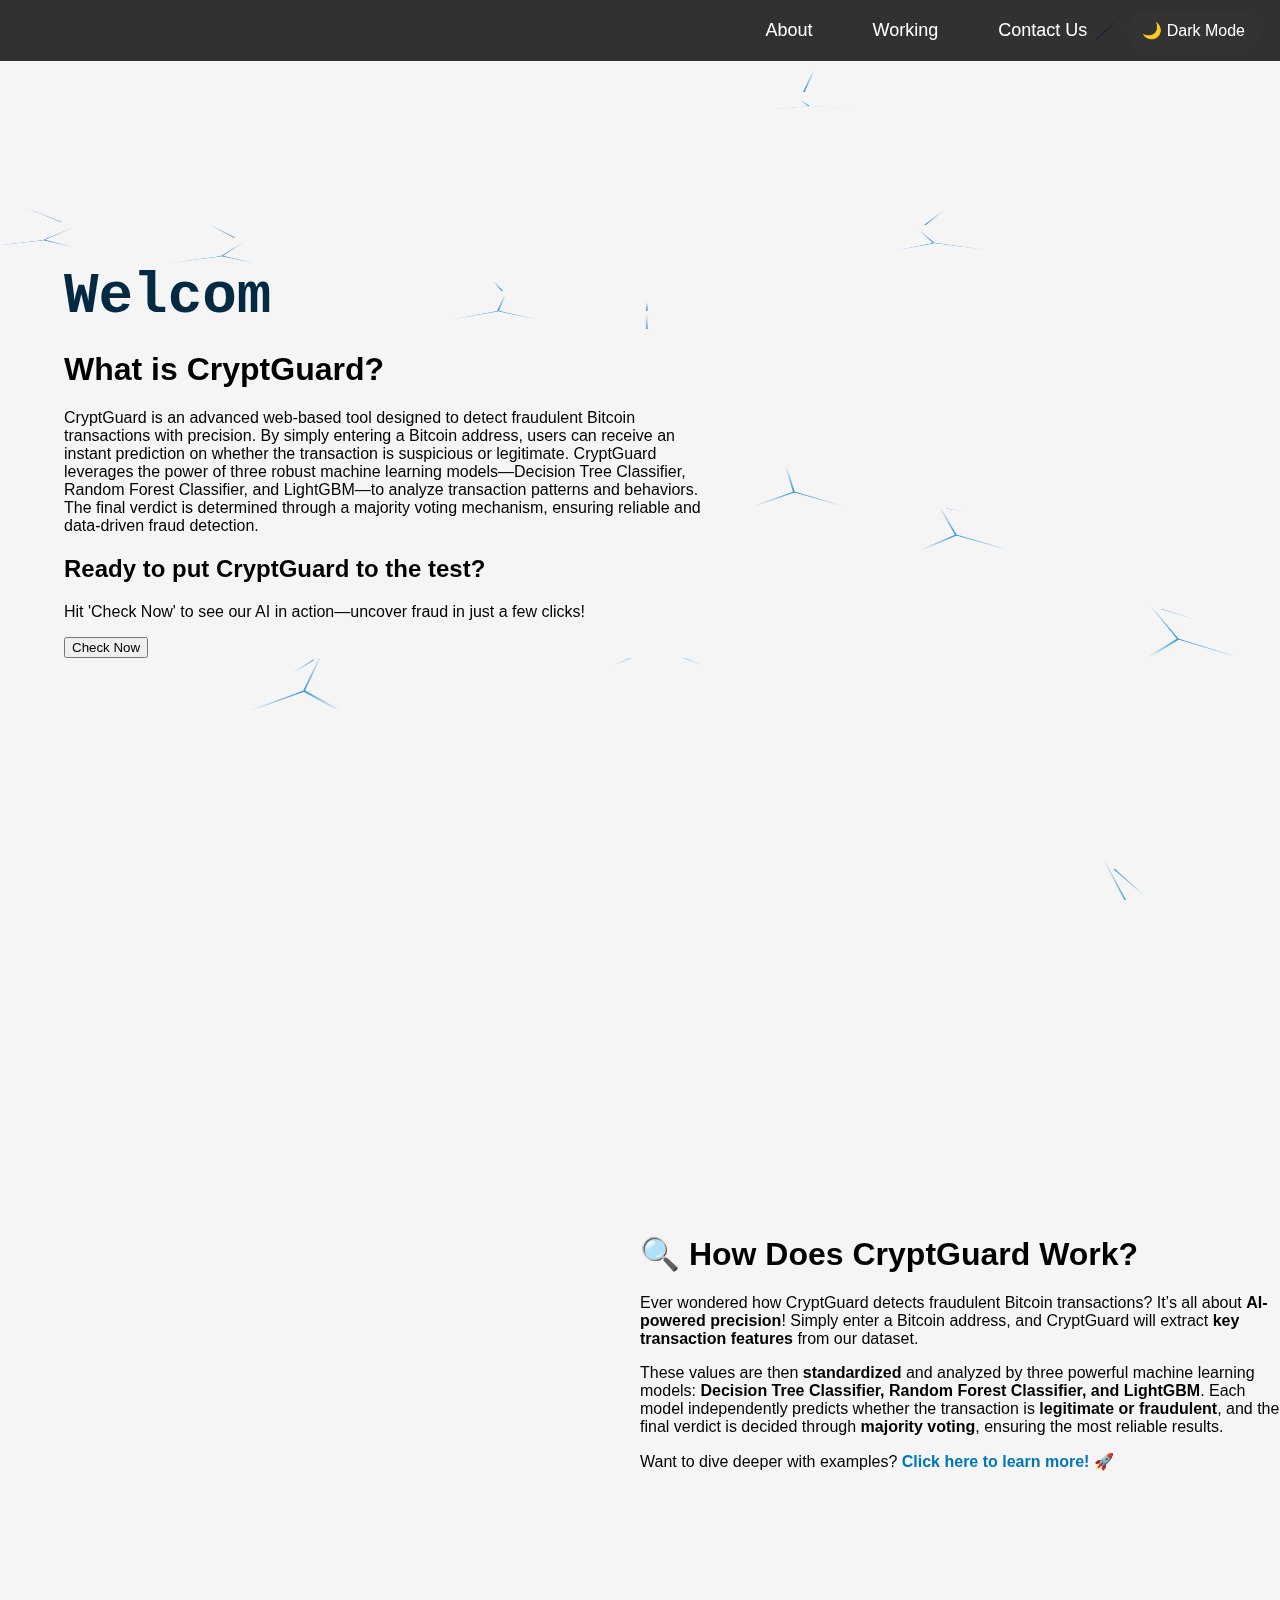
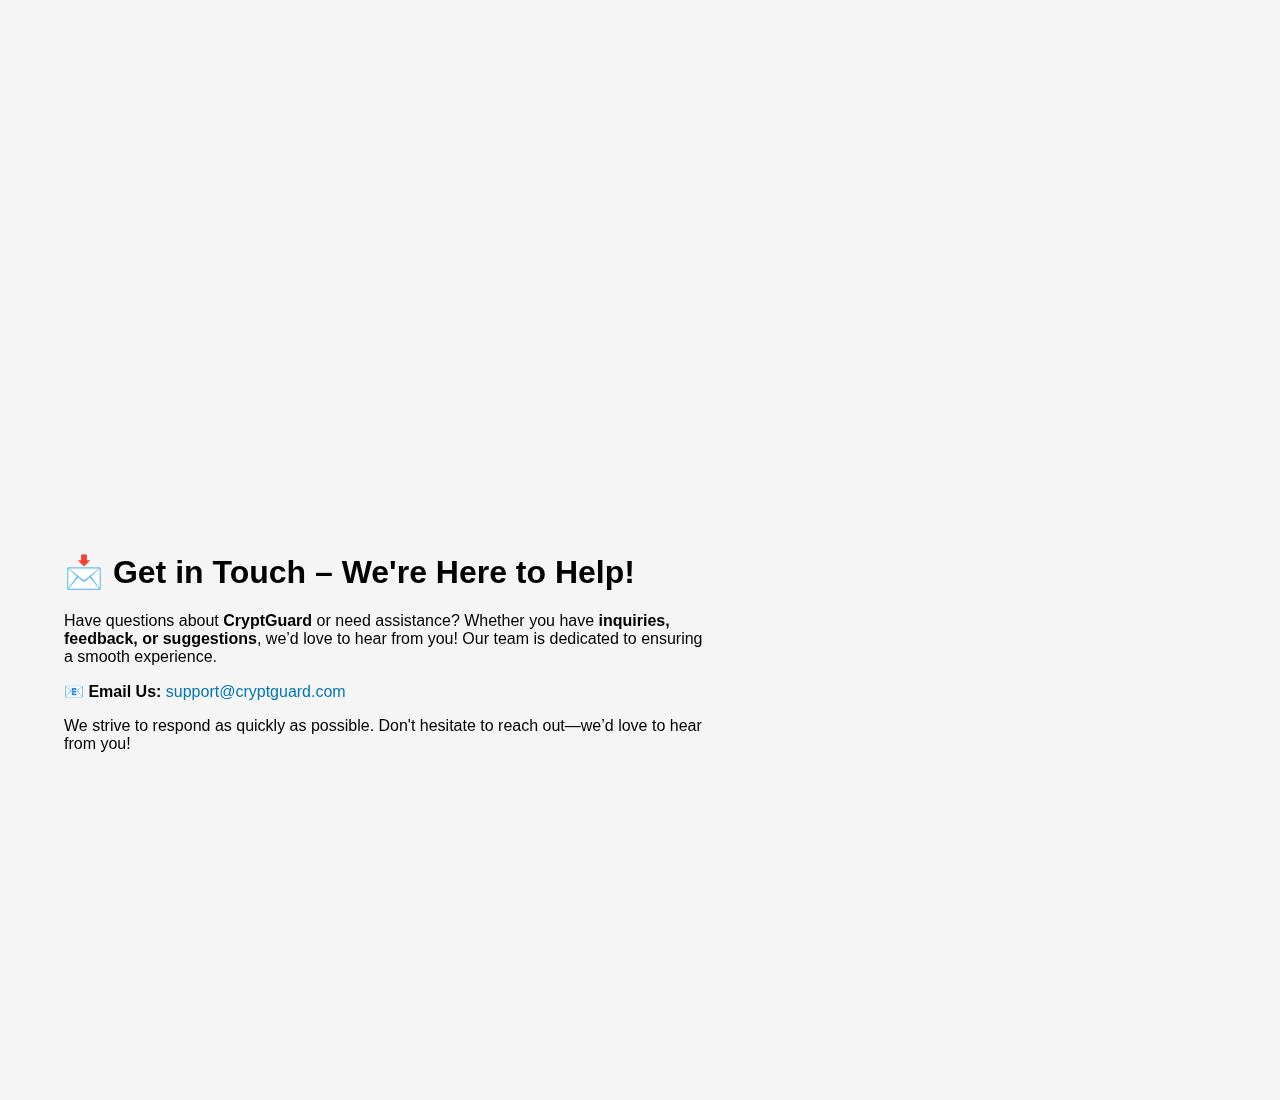
<file: static/index2.html>
<!DOCTYPE html>
<html lang="en">
  <head>
    <meta charset="UTF-8" />
    <meta name="viewport" content="width=device-width, initial-scale=1.0" />
    <title>Working Of CryptGyard</title>
    <link rel="stylesheet" href="/static/style2.css" />
    <script defer type="text/javascript" src="/static/script2.js"></script>
  </head>
  <body>
    <nav>
      <ul>
        <li><a href="#about">About</a></li>
        <li><a href="#working">Working</a></li>
        <li><a href="#contact">Contact Us</a></li>
        <li>
          <button id="themeToggle">🌙 Dark Mode</button>
        </li>
      </ul>
    </nav>

    <section id="about" class="section left">
        <div class="typing-container">
          <div id="typing-text"></div>
          <i class="fa-solid fa-rocket"></i>
        </div>
        <div class="section-div">
          <h1 class="section-heading">What is CryptGuard?</h1>
          <p class="section-text">
            CryptGuard is an advanced web-based tool designed to detect fraudulent
            Bitcoin transactions with precision. By simply entering a Bitcoin
            address, users can receive an instant prediction on whether the
            transaction is suspicious or legitimate. CryptGuard leverages the
            power of three robust machine learning models—Decision Tree
            Classifier, Random Forest Classifier, and LightGBM—to analyze
            transaction patterns and behaviors. The final verdict is determined
            through a majority voting mechanism, ensuring reliable and data-driven
            fraud detection.
          </p>
          <h2 class="section-text">Ready to put CryptGuard to the test?</h2>
          <p class="section-text">
            Hit 'Check Now' to see our AI in action—uncover fraud in just a few
            clicks!
          </p>
          <!-- Prediction Button -->
          <button id="predictionButton" class="prediction-btn">Check Now</button>
        </div>
      </section>
  
      <section id="working" class="section right">
        <div class="section-div">
          <h1 class="section-heading">🔍 How Does CryptGuard Work?</h1>
          <p class="section-text">
            Ever wondered how CryptGuard detects fraudulent Bitcoin transactions?  
            It’s all about <strong>AI-powered precision</strong>! Simply enter a Bitcoin address, and CryptGuard 
            will extract <strong>key transaction features</strong> from our dataset.  
          </p>
          <p class="section-text">
            These values are then <strong>standardized</strong> and analyzed by three powerful machine learning models:  
            <strong>Decision Tree Classifier, Random Forest Classifier, and LightGBM</strong>.  
            Each model independently predicts whether the transaction is <strong>legitimate or fraudulent</strong>,  
            and the final verdict is decided through <strong>majority voting</strong>, ensuring the most reliable results.
          </p>
          <p class="section-text">
            Want to dive deeper with examples?  
            <a href="{{ url_for('static', filename='index2.html') }}" target ="_blank" style="text-decoration: none; color: #0077b6; font-weight: bold;">
              Click here to learn more! 🚀
            </a>
          </p>
        </div>
        
        </div>
        
      </section>
  
      <section id="contact" class="section left">
        <div class="section-div">
          <h1 class="section-heading">📩 Get in Touch – We're Here to Help!</h1>
    <p class="section-text">
      Have questions about <strong>CryptGuard</strong> or need assistance?  
      Whether you have <strong>inquiries, feedback, or suggestions</strong>,  
      we’d love to hear from you! Our team is dedicated to ensuring a smooth experience.
    </p>
    <p class="section-text">
      <strong>📧 Email Us:</strong>  
      <a href="mailto:support@cryptguard.com" style="color: #0077b6; text-decoration: none;">
        support@cryptguard.com
      </a>
    </p>
          <p class="section-text">
            We strive to respond as quickly as possible. Don't hesitate to reach out—we’d love to hear from you!
          </p>
        </div>
        
      </section>
  

    <!-- 3D Pyramid Container -->
    <div class="pyramid-container"></div>
    
  </body>
</html>
</file>
<file: static/style2.css>
/* Light Mode Styles */
body {
    font-family: Arial, sans-serif;
    background-color: #f5f5f5;
    color: #000;
    text-align: center;
    margin: 0;
    padding: 0;
    transition: background 0.3s, color 0.3s;
    scroll-behavior: smooth;
}
html {
    scroll-behavior: smooth;
}

/* Dark Mode Styles */
body.dark-mode {
    background-color: #121212;
    color: #ffffff;
}


/* Navbar Styling */
nav {
    position: fixed;
    top: 0;
    right: 0;
    width: 100%;
    background: rgba(0, 0, 0, 0.8);
    padding: 10px 20px;
    z-index: 1000;
}

nav ul {
    list-style: none;
    display: flex;
    align-items: center; /* Ensures everything is aligned in one line */
    justify-content: flex-end; /* Moves all items to the right */
    gap: 20px;
    padding: 0;
    margin: 0;
}

nav ul li {
    display: flex;
    align-items: center; /* Centers elements vertically */
}

nav ul li a {
    text-decoration: none;
    color: white;
    font-size: 18px;
    padding: 10px 20px;
    transition: 0.3s;
    position: relative;
}

/* Hover effect with top border */
nav ul li a::after {
    content: "";
    position: absolute;
    left: 0;
    top: 0;
    width: 100%;
    height: 3px;
    background: transparent;
    transition: background 0.3s;
}

/* Light mode hover effect */
nav ul li a:hover::after {
    background: #0077b6;
}

/* Theme Toggle Button */
#themeToggle {
    padding: 10px 15px;
    border: none;
    background: #333;
    color: white;
    font-size: 16px;
    border-radius: 20px;
    cursor: pointer;
    transition: background 0.3s, transform 0.2s;
}

#themeToggle:hover {
    background: #555;
    transform: scale(1.1);
}

/* Dark Mode */
.dark-mode body {
    background: #121212;
    color: white;
}

.dark-mode #themeToggle {
    background: white;
    color: black;
}

/* 3D Pyramid */
.pyramid-container {
    position: fixed;
    top: 0;
    left: 0;
    width: 100%;
    height: 100%;
    pointer-events: none;
    overflow: hidden;
    perspective: 800px;
    z-index: -1; /* Keeps pyramids in the background */
}


/* 3D Pyramid */
.pyramid {
    position: absolute;
    width: 50px;
    height: 50px;
    transform-style: preserve-3d;
    animation: rotatePyramid 6s infinite linear;
}

/* Pyramid Edges (Only Borders, No Faces) */
.edge {
    position: absolute;
    width: 0;
    height: 0;
    border-style: solid;
    background: transparent; /* No solid faces, only borders */
}

/* Defining edges for a wireframe pyramid */
.edge-1 { border-width: 0 1px 50px 1px; border-color: transparent transparent #3498db transparent; transform: rotateX(60deg) rotateZ(0deg) translateY(-25px); }
.edge-2 { border-width: 0 1px 50px 1px; border-color: transparent transparent #3498db transparent; transform: rotateX(60deg) rotateZ(120deg) translateY(-25px); }
.edge-3 { border-width: 0 1px 50px 1px; border-color: transparent transparent #3498db transparent; transform: rotateX(60deg) rotateZ(-120deg) translateY(-25px); }
.edge-4 { border-width: 0 1px 50px 1px; border-color: transparent transparent #3498db transparent; transform: rotateX(-90deg) translateZ(-25px); }

/* Dark Mode */
.dark-mode .edge {
    border-color: transparent transparent #f39c12 transparent; /* Orange Borders in Dark Mode */
}

/* Pyramid Rotation */
@keyframes rotatePyramid {
    0% { transform: rotateX(0deg) rotateY(0deg); }
    50% { transform: rotateX(180deg) rotateY(180deg); }
    100% { transform: rotateX(360deg) rotateY(360deg); }
}



/* Dark Mode Support */
.dark-mode #typing-text {
    color: #bfbebd; /* Dark Mode (white) */
}
/* Container for text + icon */
.typing-container {
    display: flex;
    align-items: baseline; /* Aligns text and icon properly */
    gap: 15px; /* Space between text and icon */
}

/* Typing Text */
#typing-text {
    font-size: 3.6rem; /* Bigger text */
    font-weight: 900; /* Extra bold */
    font-family: "Courier New", monospace;
    white-space: nowrap;
    overflow: hidden;
    border-right: 2px solid transparent;
    color: #032943;
    margin-top: 10%;
}

/* Rocket Icon */
.typing-container i {
    font-size: 3.6rem; /* Matches text size */
    color: #3498db; /* Adjust as needed */
    position: relative;
    top: 5px; /* Adjust this value to align perfectly */
}

.dark-mode .typing-container i {
    color: #f39c12; /* Golden yellow for dark mode */
}

/* Section Styling */
.section {
    width: 90%;  /* Ensures section is properly aligned */
    margin-left: 0%;  /* Aligns section with the typing text */
    padding-left: 5%;
    height: 100vh;
    display: flex;
    align-items: flex-start; /* Aligns all content to the left */
    flex-direction: column; /* Ensures content stacks properly */
    justify-content: center; /* Centers content vertically */
    text-align: left; /* Ensures text is aligned to the left */
    /* background-color: #f5f5f5; */
}

.section-div{
    background-color: #f5f5f5;
}
.dark-mode .section-div{
    background-color: #121212;
}


/* Ensure paragraphs, heading, and button are left-aligned */
.section h2,
.section p,
.section button {
    text-align: left;
    align-self: flex-start; /* Forces button to be left-aligned */
}


.left {
    /* background: #0077b6; */
    color: black;
    width: 50%;
    float: left;
}

.right {
    /* background: #f4f4f4; */
    color: black;
    width: 50%;
    float: right;
}

.dark-mode .left, .dark-mode .right {
    color: #bfbebd;
}
</file>
